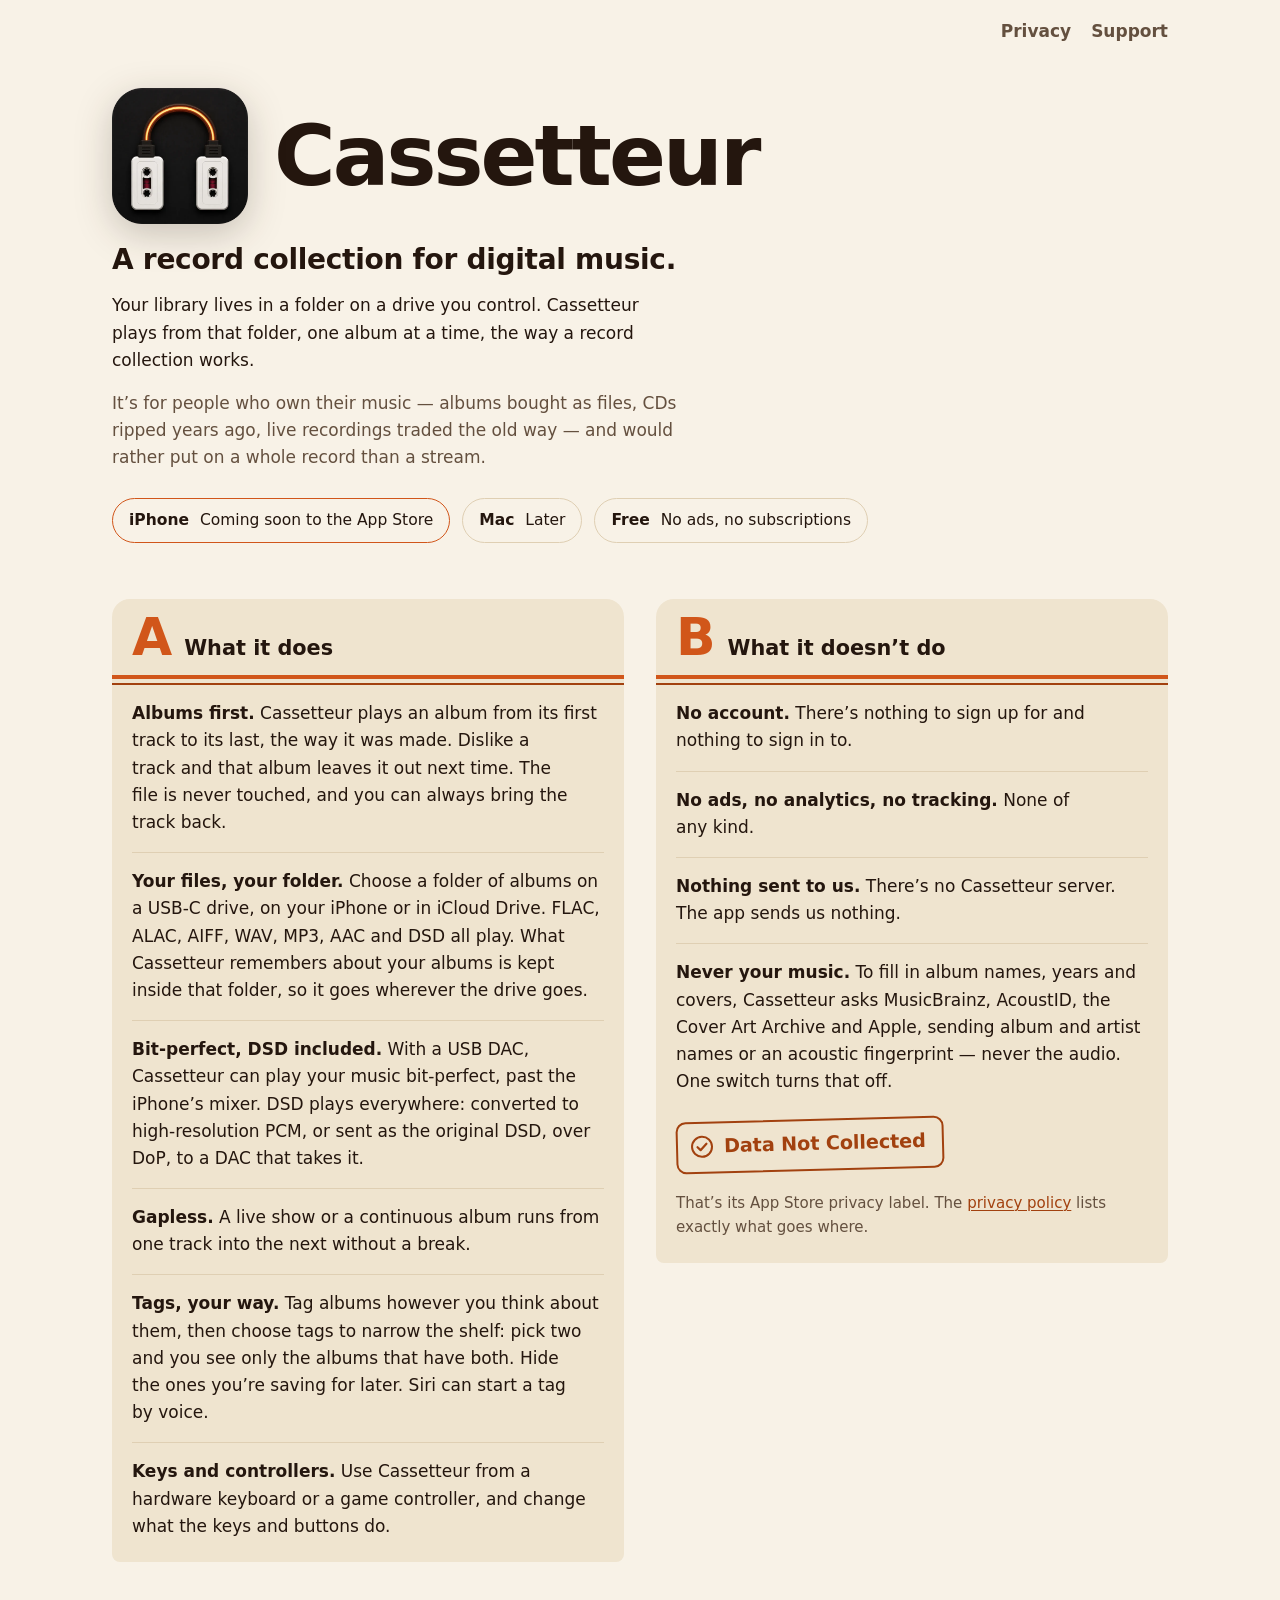
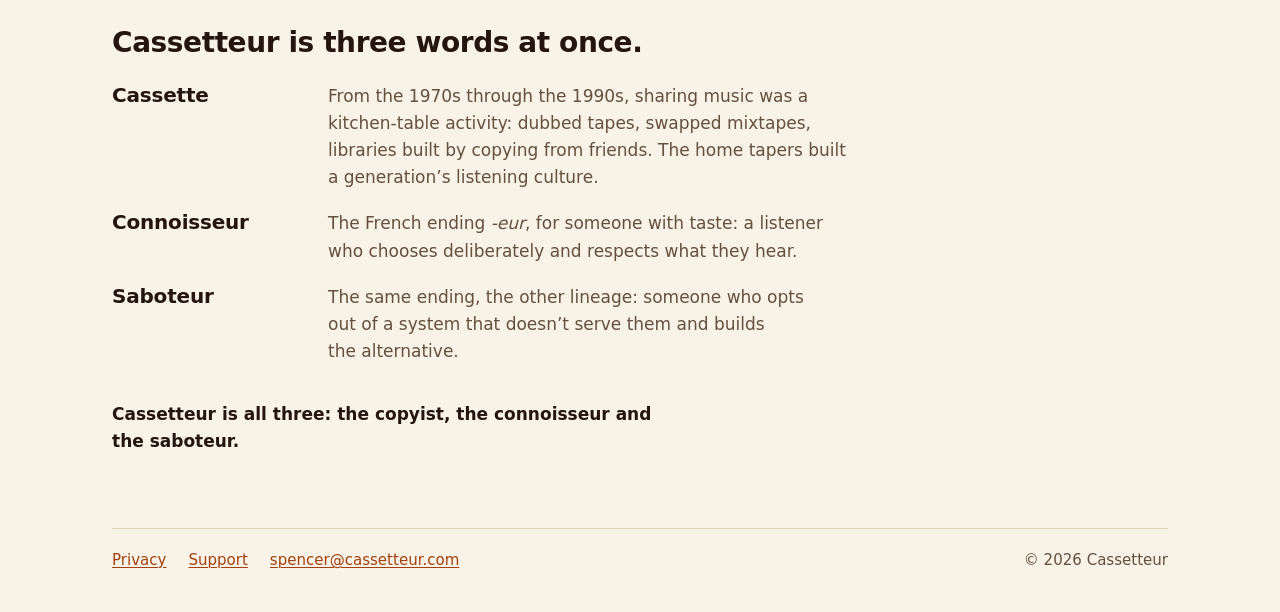
<file: index.html>
<!doctype html>
<html lang="en">
<head>
<meta charset="utf-8">
<meta name="viewport" content="width=device-width, initial-scale=1">
<meta name="color-scheme" content="light dark">
<meta name="theme-color" content="#f8f2e7" media="(prefers-color-scheme: light)">
<meta name="theme-color" content="#170e09" media="(prefers-color-scheme: dark)">
<title>Cassetteur — a record collection for digital music</title>
<meta name="description" content="Cassetteur plays the music files you own, album by album, from a folder on a drive you control. For iPhone, coming soon to the App Store.">
<link rel="canonical" href="https://cassetteur.com/">
<meta property="og:type" content="website">
<meta property="og:site_name" content="Cassetteur">
<meta property="og:title" content="Cassetteur">
<meta property="og:description" content="A record collection for digital music. Plays the files you own, album by album, from a folder on a drive you control.">
<meta property="og:url" content="https://cassetteur.com/">
<meta property="og:image" content="https://cassetteur.com/icon-512.png">
<link rel="icon" href="/favicon.ico" sizes="32x32">
<link rel="icon" href="/favicon.png" type="image/png" sizes="64x64">
<link rel="apple-touch-icon" href="/apple-touch-icon.png">
<link rel="stylesheet" href="/style.css">
</head>
<body>
<a class="skip" href="#main">Skip to content</a>

<header class="site-header">
  <div class="wrap">
    <nav class="site-nav" aria-label="Site">
      <a href="/privacy/">Privacy</a>
      <a href="/support/">Support</a>
    </nav>
  </div>
</header>

<main id="main">
  <section class="hero wrap" aria-labelledby="title">
    <div class="lockup">
      <picture>
        <source srcset="/icon.webp" type="image/webp">
        <img src="/icon-512.png" width="512" height="512" alt="The Cassetteur app icon: two cassettes joined by a glowing band, like headphones">
      </picture>
      <h1 id="title">Cassetteur</h1>
    </div>
    <p class="tagline">A record collection for digital music.</p>
    <p class="intro">Your library lives in a folder on a drive you control. Cassetteur plays from that folder, one album at a time, the way a record collection works.</p>
    <p class="intro">It’s for people who own their music — albums bought as files, CDs ripped years ago, live recordings traded the old way — and would rather put on a whole record than a stream.</p>

    <ul class="platforms" aria-label="Where it runs">
      <li class="soon"><strong>iPhone</strong> Coming soon to the App Store</li>
      <li><strong>Mac</strong> Later</li>
      <li class="free"><strong>Free</strong> No ads, no subscriptions</li>
    </ul>
    <!-- APP STORE BADGE — only once the app is live on the App Store (Apple's marketing guidelines
         allow the badge for an available app only). Use Apple's official badge artwork, self-hosted
         (no request to Apple's servers), linking to the app's App Store page:
    <p class="badge">
      <a href="https://apps.apple.com/app/idXXXXXXXXXX"><img src="/app-store-badge.svg" width="120" height="40" alt="Download on the App Store"></a>
    </p>
    -->
  </section>

  <!-- SCREENSHOTS — real screenshots from the app go here once the App Store set exists. Never mock-ups. -->

  <section class="sides wrap" aria-label="What Cassetteur does and doesn’t do">
    <article class="side" aria-labelledby="side-a">
      <div class="side-head">
        <span class="side-letter" aria-hidden="true">A</span>
        <h2 id="side-a">What it does</h2>
      </div>
      <ul class="tracks">
        <li><strong>Albums first.</strong> Cassetteur plays an album from its first track to its last, the way it was made. Dislike a track and that album leaves it out next time. The file is never touched, and you can always bring the track back.</li>
        <li><strong>Your files, your folder.</strong> Choose a folder of albums on a USB‑C drive, on your iPhone or in iCloud Drive. FLAC, ALAC, AIFF, WAV, MP3, AAC and DSD all play. What Cassetteur remembers about your albums is kept inside that folder, so it goes wherever the drive goes.</li>
        <li><strong>Bit-perfect, DSD included.</strong> With a USB DAC, Cassetteur can play your music bit-perfect, past the iPhone’s mixer. DSD plays everywhere: converted to high-resolution PCM, or sent as the original DSD, over DoP, to a DAC that takes it.</li>
        <li><strong>Gapless.</strong> A live show or a continuous album runs from one track into the next without a break.</li>
        <li><strong>Tags, your way.</strong> Tag albums however you think about them, then choose tags to narrow the shelf: pick two and you see only the albums that have both. Hide the ones you’re saving for later. Siri can start a tag by voice.</li>
        <li><strong>Keys and controllers.</strong> Use Cassetteur from a hardware keyboard or a game controller, and change what the keys and buttons do.</li>
      </ul>
    </article>

    <article class="side" aria-labelledby="side-b">
      <div class="side-head">
        <span class="side-letter" aria-hidden="true">B</span>
        <h2 id="side-b">What it doesn’t do</h2>
      </div>
      <ul class="tracks">
        <li><strong>No account.</strong> There’s nothing to sign up for and nothing to sign in to.</li>
        <li><strong>No ads, no analytics, no tracking.</strong> None of any kind.</li>
        <li><strong>Nothing sent to us.</strong> There’s no Cassetteur server. The app sends us nothing.</li>
        <li><strong>Never your music.</strong> To fill in album names, years and covers, Cassetteur asks MusicBrainz, AcoustID, the Cover Art Archive and Apple, sending album and artist names or an acoustic fingerprint — never the audio. One switch turns that off.</li>
      </ul>
      <p class="stamp">
        <svg viewBox="0 0 24 24" aria-hidden="true" focusable="false"><circle cx="12" cy="12" r="10" fill="none" stroke="currentColor" stroke-width="2"/><path d="M7.5 12.3l3 3 6-6.3" fill="none" stroke="currentColor" stroke-width="2.2" stroke-linecap="round" stroke-linejoin="round"/></svg>
        Data Not Collected
      </p>
      <p class="stamp-note">That’s its App Store privacy label. The <a href="/privacy/">privacy policy</a> lists exactly what goes where.</p>
    </article>
  </section>

  <section class="name wrap" aria-labelledby="the-name">
    <h2 id="the-name">Cassetteur is three words at once.</h2>
    <dl>
      <dt>Cassette</dt>
      <dd>From the 1970s through the 1990s, sharing music was a kitchen-table activity: dubbed tapes, swapped mixtapes, libraries built by copying from friends. The home tapers built a generation’s listening culture.</dd>
      <dt>Connoisseur</dt>
      <dd>The French ending <i>-eur</i>, for someone with taste: a listener who chooses deliberately and respects what they hear.</dd>
      <dt>Saboteur</dt>
      <dd>The same ending, the other lineage: someone who opts out of a system that doesn’t serve them and builds the alternative.</dd>
    </dl>
    <p class="all-three">Cassetteur is all three: the copyist, the connoisseur and the saboteur.</p>
  </section>
</main>

<footer class="site-footer">
  <div class="wrap">
    <a href="/privacy/">Privacy</a>
    <a href="/support/">Support</a>
    <a href="mailto:spencer@cassetteur.com">spencer@cassetteur.com</a>
    <p class="copyright">© 2026 Cassetteur</p>
  </div>
</footer>
</body>
</html>
</file>
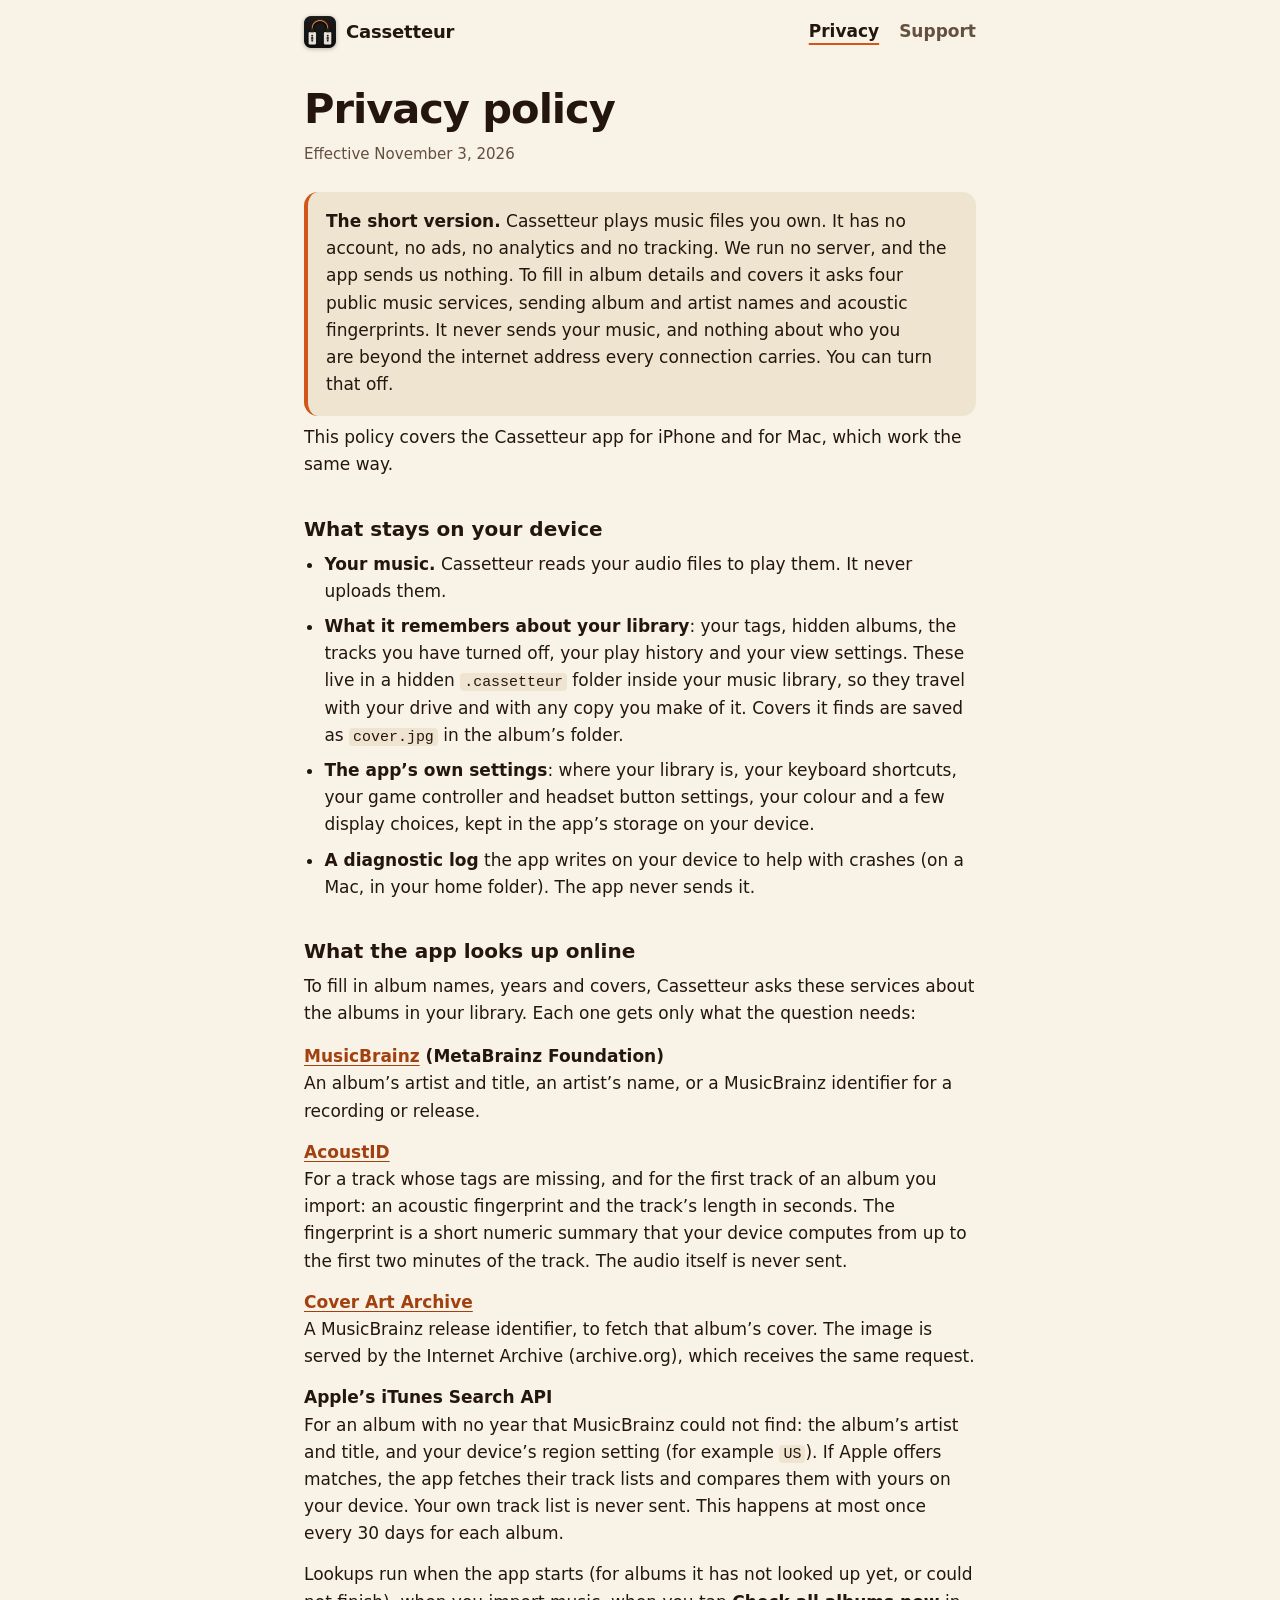
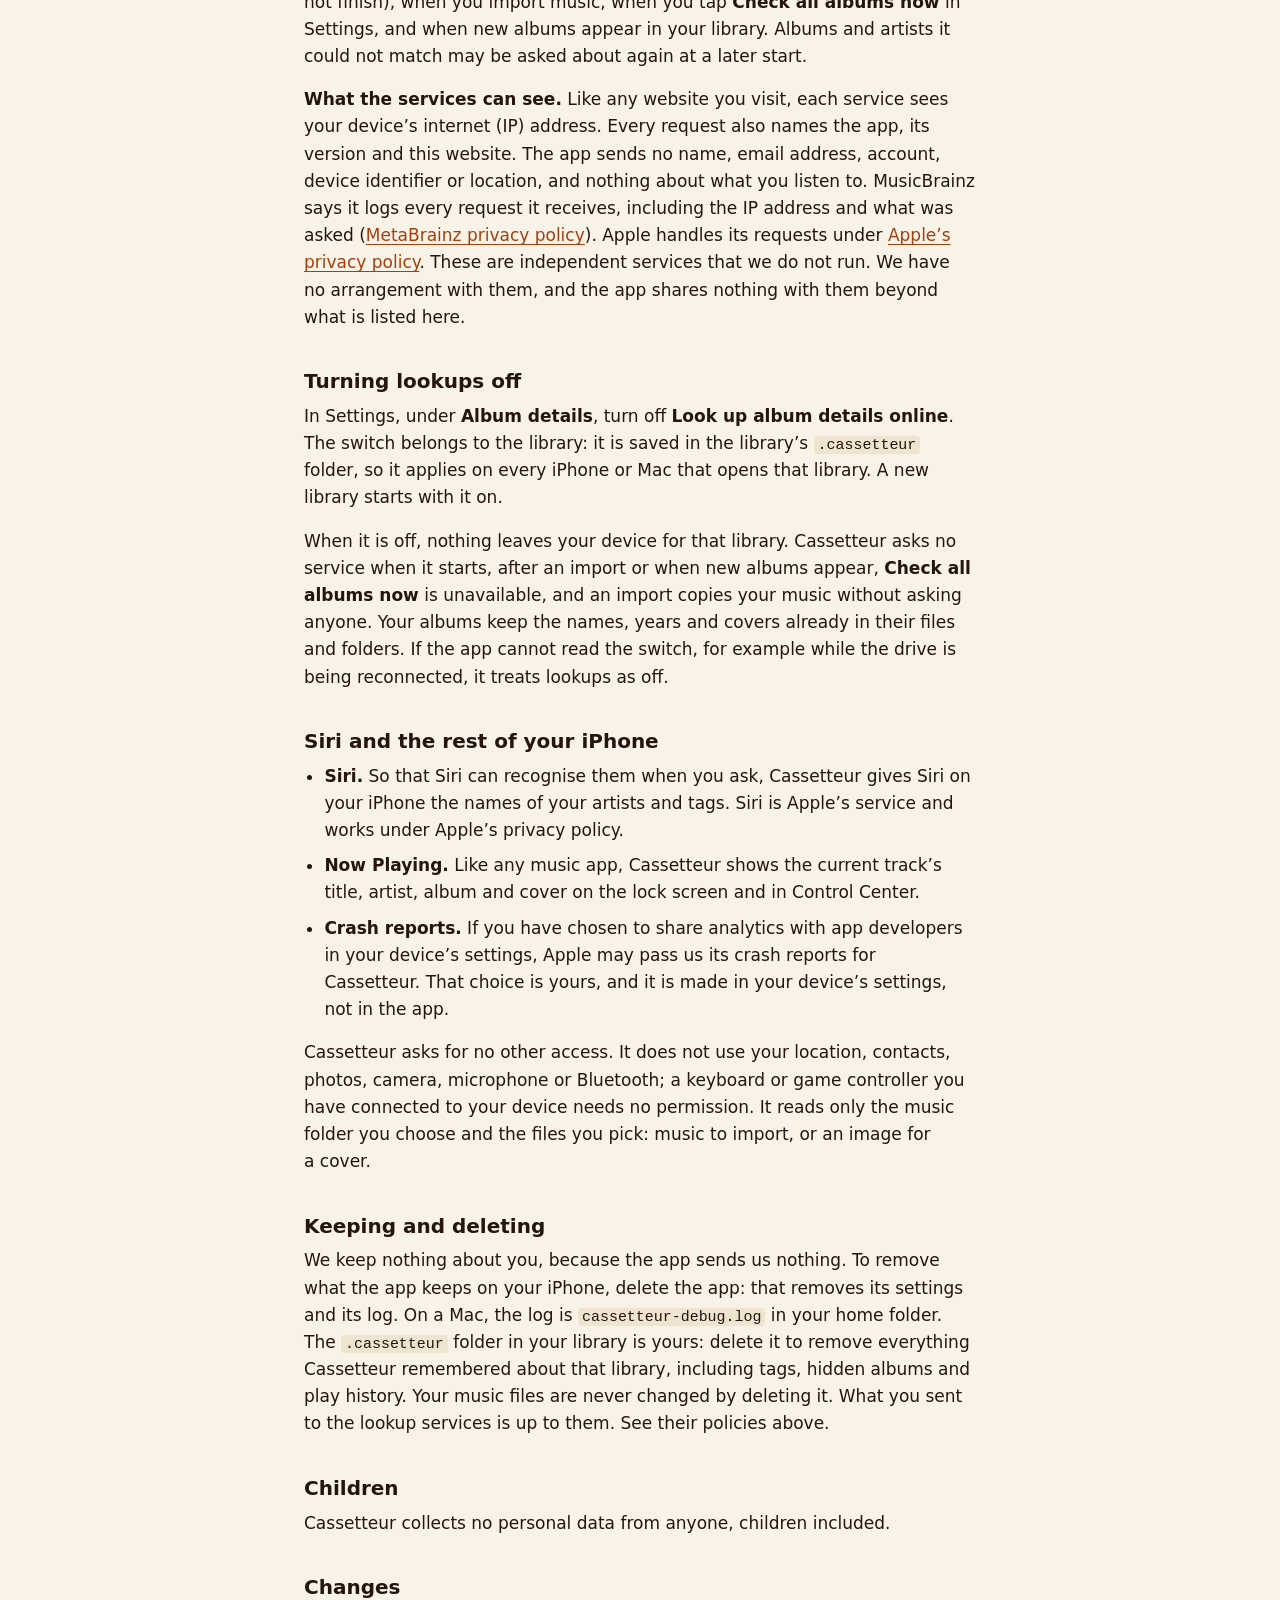
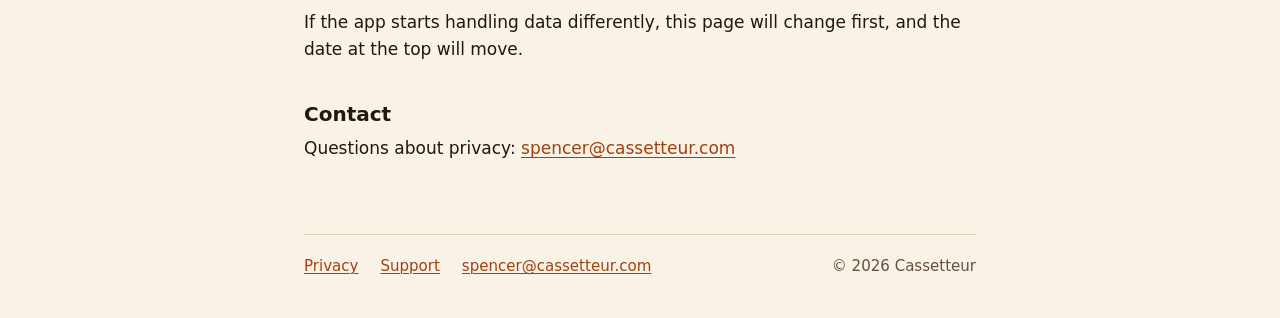
<file: privacy/index.html>
<!doctype html>
<html lang="en">
<head>
<meta charset="utf-8">
<meta name="viewport" content="width=device-width, initial-scale=1">
<meta name="color-scheme" content="light dark">
<meta name="theme-color" content="#f8f2e7" media="(prefers-color-scheme: light)">
<meta name="theme-color" content="#170e09" media="(prefers-color-scheme: dark)">
<title>Privacy policy — Cassetteur</title>
<meta name="description" content="What Cassetteur keeps on your device, the four services it asks for album details, and how to turn those lookups off.">
<link rel="canonical" href="https://cassetteur.com/privacy/">
<link rel="icon" href="/favicon.ico" sizes="32x32">
<link rel="icon" href="/favicon.png" type="image/png" sizes="64x64">
<link rel="apple-touch-icon" href="/apple-touch-icon.png">
<link rel="stylesheet" href="/style.css">
</head>
<body class="doc-page">
<a class="skip" href="#main">Skip to content</a>

<header class="site-header">
  <div class="wrap">
    <a class="brand" href="/"><img src="/icon.webp" width="32" height="32" alt="">Cassetteur</a>
    <nav class="site-nav" aria-label="Site">
      <a href="/privacy/" aria-current="page">Privacy</a>
      <a href="/support/">Support</a>
    </nav>
  </div>
</header>

<main id="main" class="doc">
  <h1>Privacy policy</h1>
  <p class="meta">Effective November 3, 2026</p>

  <div class="panel">
    <p><strong>The short version.</strong> Cassetteur plays music files you own. It has no account, no ads, no analytics and no tracking. We run no server, and the app sends us nothing. To fill in album details and covers it asks four public music services, sending album and artist names and acoustic fingerprints. It never sends your music, and nothing about who you are beyond the internet address every connection carries. You can turn that off.</p>
  </div>

  <p>This policy covers the Cassetteur app for iPhone and for Mac, which work the same way.</p>

  <h2 id="on-device">What stays on your device</h2>
  <ul>
    <li><strong>Your music.</strong> Cassetteur reads your audio files to play them. It never uploads them.</li>
    <li><strong>What it remembers about your library</strong>: your tags, hidden albums, the tracks you have turned off, your play history and your view settings. These live in a hidden <code>.cassetteur</code> folder inside your music library, so they travel with your drive and with any copy you make of it. Covers it finds are saved as <code>cover.jpg</code> in the album’s folder.</li>
    <li><strong>The app’s own settings</strong>: where your library is, your keyboard shortcuts, your game controller and headset button settings, your colour and a few display choices, kept in the app’s storage on your device.</li>
    <li><strong>A diagnostic log</strong> the app writes on your device to help with crashes (on a Mac, in your home folder). The app never sends it.</li>
  </ul>

  <h2 id="lookups">What the app looks up online</h2>
  <p>To fill in album names, years and covers, Cassetteur asks these services about the albums in your library. Each one gets only what the question needs:</p>
  <div class="service">
    <b><a href="https://musicbrainz.org">MusicBrainz</a> (MetaBrainz Foundation)</b>
    An album’s artist and title, an artist’s name, or a MusicBrainz identifier for a recording or release.
  </div>
  <div class="service">
    <b><a href="https://acoustid.org">AcoustID</a></b>
    For a track whose tags are missing, and for the first track of an album you import: an acoustic fingerprint and the track’s length in seconds. The fingerprint is a short numeric summary that your device computes from up to the first two minutes of the track. The audio itself is never sent.
  </div>
  <div class="service">
    <b><a href="https://coverartarchive.org">Cover Art Archive</a></b>
    A MusicBrainz release identifier, to fetch that album’s cover. The image is served by the Internet Archive (archive.org), which receives the same request.
  </div>
  <div class="service">
    <b>Apple’s iTunes Search API</b>
    For an album with no year that MusicBrainz could not find: the album’s artist and title, and your device’s region setting (for example <code>US</code>). If Apple offers matches, the app fetches their track lists and compares them with yours on your device. Your own track list is never sent. This happens at most once every 30 days for each album.
  </div>
  <p>Lookups run when the app starts (for albums it has not looked up yet, or could not finish), when you import music, when you tap <strong>Check all albums now</strong> in Settings, and when new albums appear in your library. Albums and artists it could not match may be asked about again at a later start.</p>
  <p><strong>What the services can see.</strong> Like any website you visit, each service sees your device’s internet (IP) address. Every request also names the app, its version and this website. The app sends no name, email address, account, device identifier or location, and nothing about what you listen to. MusicBrainz says it logs every request it receives, including the IP address and what was asked (<a href="https://metabrainz.org/privacy">MetaBrainz privacy policy</a>). Apple handles its requests under <a href="https://www.apple.com/legal/privacy/">Apple’s privacy policy</a>. These are independent services that we do not run. We have no arrangement with them, and the app shares nothing with them beyond what is listed here.</p>

  <h2 id="turn-off">Turning lookups off</h2>
  <p>In Settings, under <strong>Album details</strong>, turn off <strong>Look up album details online</strong>. The switch belongs to the library: it is saved in the library’s <code>.cassetteur</code> folder, so it applies on every iPhone or Mac that opens that library. A new library starts with it on.</p>
  <p>When it is off, nothing leaves your device for that library. Cassetteur asks no service when it starts, after an import or when new albums appear, <strong>Check all albums now</strong> is unavailable, and an import copies your music without asking anyone. Your albums keep the names, years and covers already in their files and folders. If the app cannot read the switch, for example while the drive is being reconnected, it treats lookups as off.</p>

  <h2 id="system">Siri and the rest of your iPhone</h2>
  <ul>
    <li><strong>Siri.</strong> So that Siri can recognise them when you ask, Cassetteur gives Siri on your iPhone the names of your artists and tags. Siri is Apple’s service and works under Apple’s privacy policy.</li>
    <li><strong>Now Playing.</strong> Like any music app, Cassetteur shows the current track’s title, artist, album and cover on the lock screen and in Control Center.</li>
    <li><strong>Crash reports.</strong> If you have chosen to share analytics with app developers in your device’s settings, Apple may pass us its crash reports for Cassetteur. That choice is yours, and it is made in your device’s settings, not in the app.</li>
  </ul>
  <p>Cassetteur asks for no other access. It does not use your location, contacts, photos, camera, microphone or Bluetooth; a keyboard or game controller you have connected to your device needs no permission. It reads only the music folder you choose and the files you pick: music to import, or an image for a cover.</p>

  <h2 id="deleting">Keeping and deleting</h2>
  <p>We keep nothing about you, because the app sends us nothing. To remove what the app keeps on your iPhone, delete the app: that removes its settings and its log. On a Mac, the log is <code>cassetteur-debug.log</code> in your home folder. The <code>.cassetteur</code> folder in your library is yours: delete it to remove everything Cassetteur remembered about that library, including tags, hidden albums and play history. Your music files are never changed by deleting it. What you sent to the lookup services is up to them. See their policies above.</p>

  <h2 id="children">Children</h2>
  <p>Cassetteur collects no personal data from anyone, children included.</p>

  <h2 id="changes">Changes</h2>
  <p>If the app starts handling data differently, this page will change first, and the date at the top will move.</p>

  <h2 id="contact">Contact</h2>
  <p>Questions about privacy: <a href="mailto:spencer@cassetteur.com">spencer@cassetteur.com</a></p>
</main>

<footer class="site-footer">
  <div class="wrap">
    <a href="/privacy/">Privacy</a>
    <a href="/support/">Support</a>
    <a href="mailto:spencer@cassetteur.com">spencer@cassetteur.com</a>
    <p class="copyright">© 2026 Cassetteur</p>
  </div>
</footer>
</body>
</html>
</file>
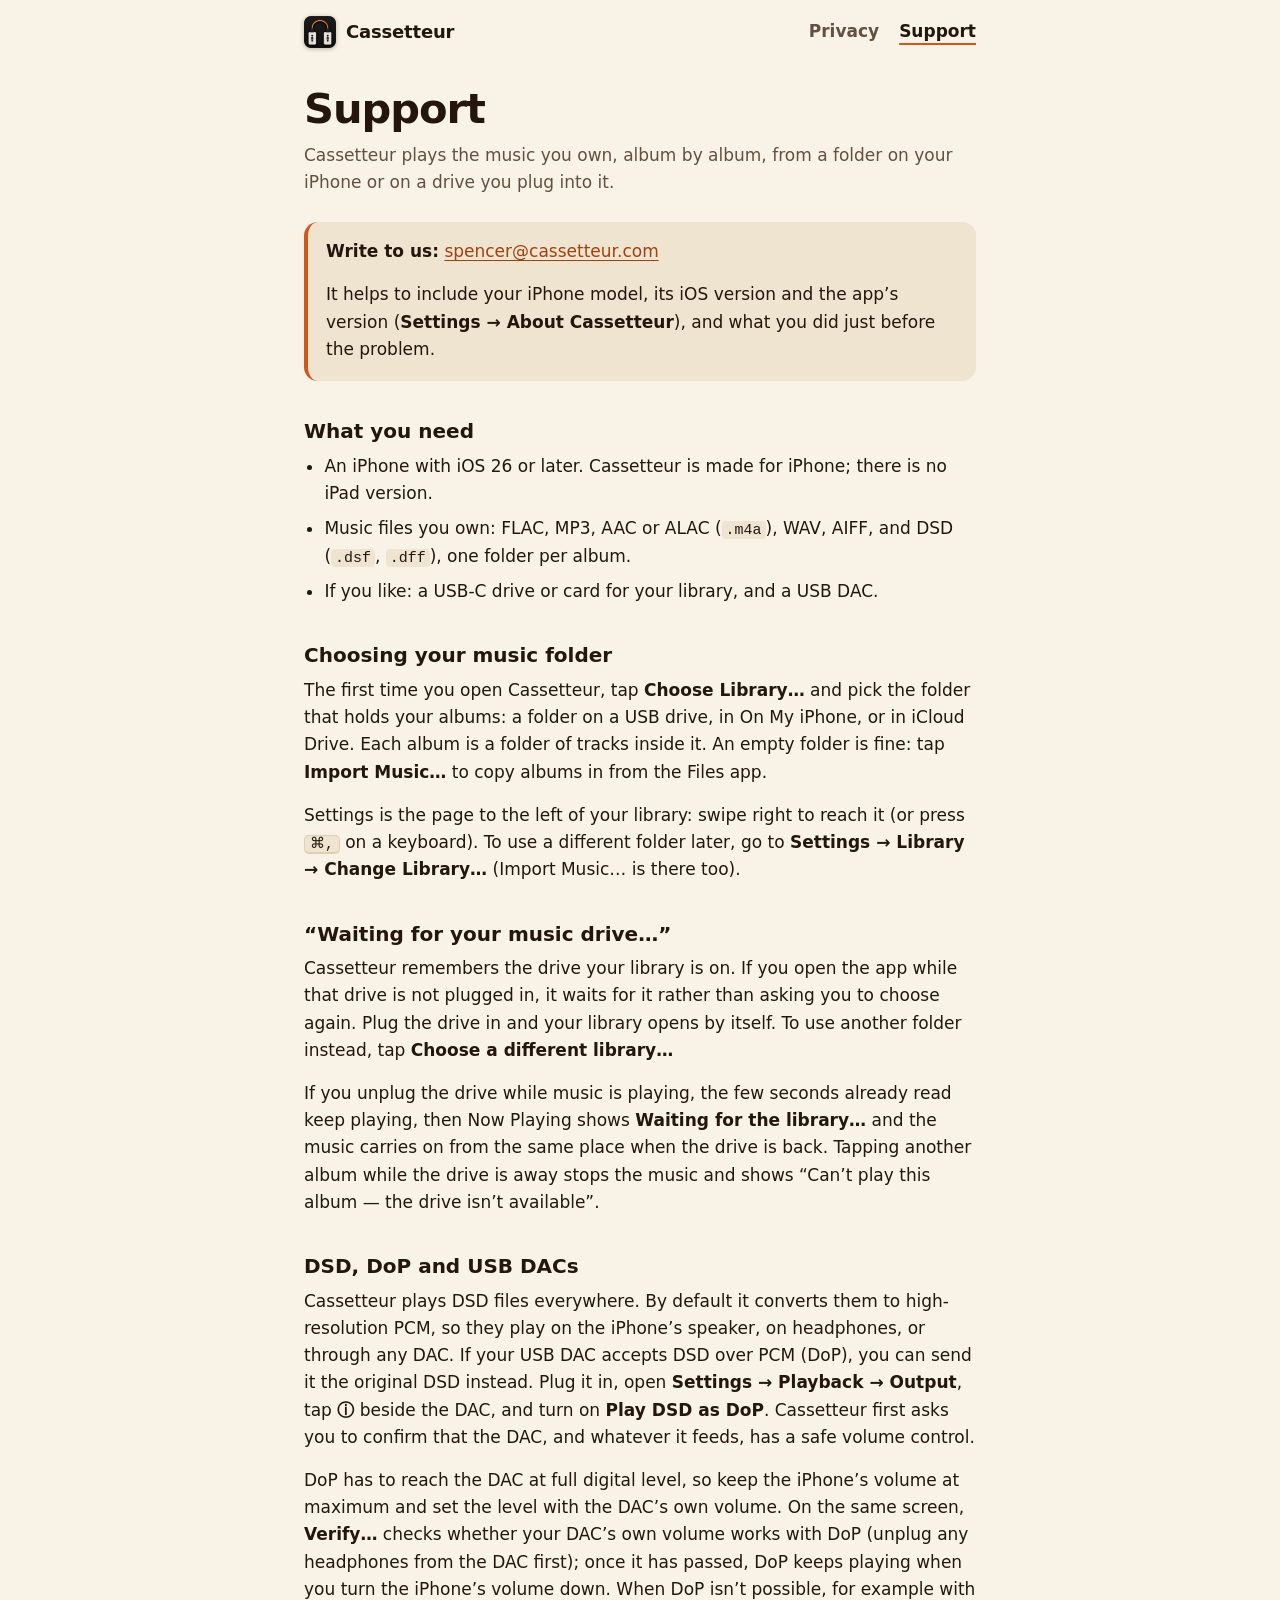
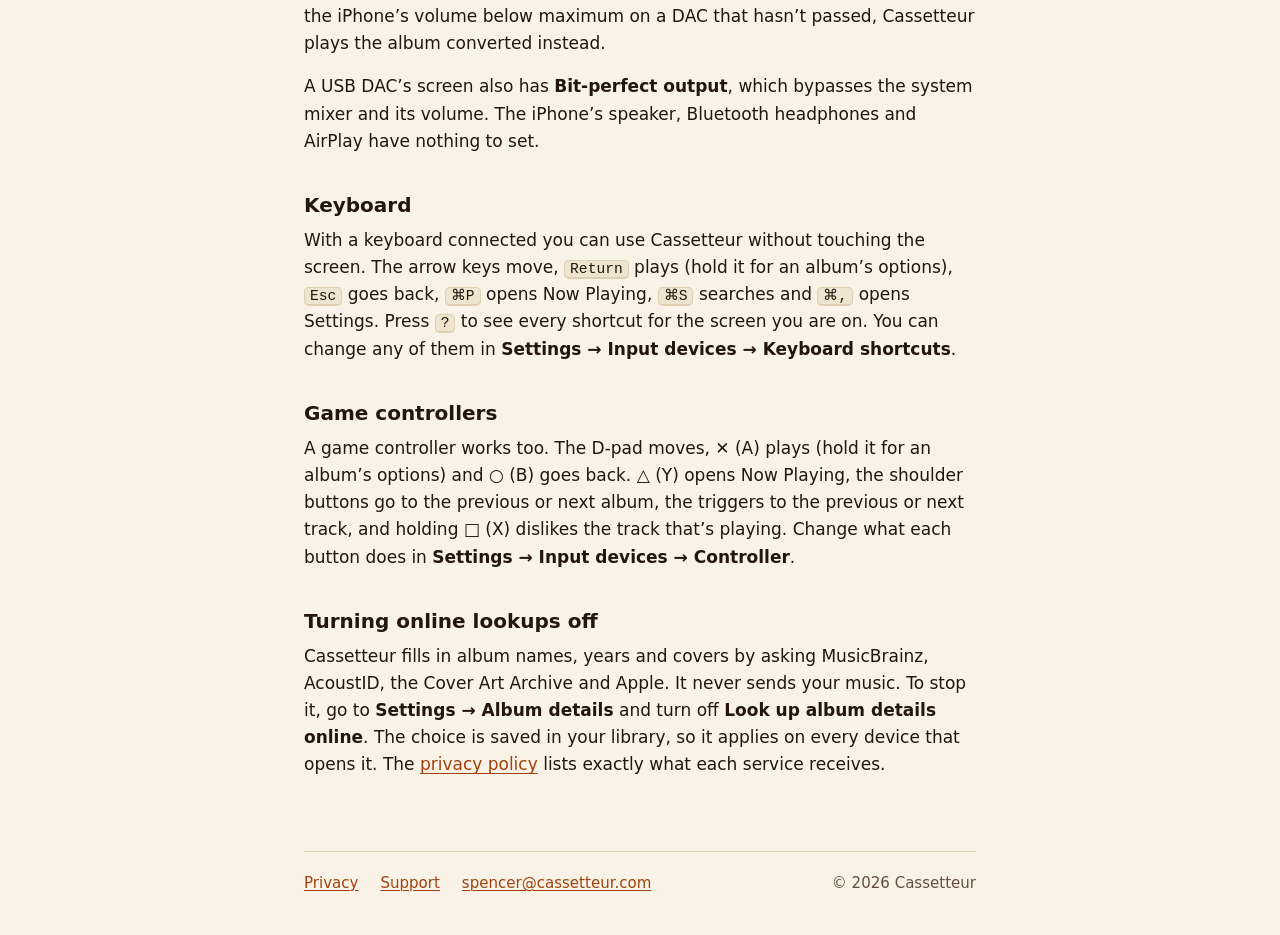
<file: support/index.html>
<!doctype html>
<html lang="en">
<head>
<meta charset="utf-8">
<meta name="viewport" content="width=device-width, initial-scale=1">
<meta name="color-scheme" content="light dark">
<meta name="theme-color" content="#f8f2e7" media="(prefers-color-scheme: light)">
<meta name="theme-color" content="#170e09" media="(prefers-color-scheme: dark)">
<title>Support — Cassetteur</title>
<meta name="description" content="How to reach us, what Cassetteur needs, and answers to the questions people ask first.">
<link rel="canonical" href="https://cassetteur.com/support/">
<link rel="icon" href="/favicon.ico" sizes="32x32">
<link rel="icon" href="/favicon.png" type="image/png" sizes="64x64">
<link rel="apple-touch-icon" href="/apple-touch-icon.png">
<link rel="stylesheet" href="/style.css">
</head>
<body class="doc-page">
<a class="skip" href="#main">Skip to content</a>

<header class="site-header">
  <div class="wrap">
    <a class="brand" href="/"><img src="/icon.webp" width="32" height="32" alt="">Cassetteur</a>
    <nav class="site-nav" aria-label="Site">
      <a href="/privacy/">Privacy</a>
      <a href="/support/" aria-current="page">Support</a>
    </nav>
  </div>
</header>

<main id="main" class="doc">
  <h1>Support</h1>
  <p class="lede">Cassetteur plays the music you own, album by album, from a folder on your iPhone or on a drive you plug into it.</p>

  <div class="panel">
    <p><strong>Write to us:</strong> <a href="mailto:spencer@cassetteur.com">spencer@cassetteur.com</a></p>
    <p>It helps to include your iPhone model, its iOS version and the app’s version (<span class="path">Settings → About Cassetteur</span>), and what you did just before the problem.</p>
  </div>

  <h2 id="needs">What you need</h2>
  <ul>
    <li>An iPhone with iOS 26 or later. Cassetteur is made for iPhone; there is no iPad version.</li>
    <li>Music files you own: FLAC, MP3, AAC or ALAC (<code>.m4a</code>), WAV, AIFF, and DSD (<code>.dsf</code>, <code>.dff</code>), one folder per album.</li>
    <li>If you like: a USB‑C drive or card for your library, and a USB DAC.</li>
  </ul>

  <h2 id="library">Choosing your music folder</h2>
  <p>The first time you open Cassetteur, tap <strong>Choose Library…</strong> and pick the folder that holds your albums: a folder on a USB drive, in On My iPhone, or in iCloud Drive. Each album is a folder of tracks inside it. An empty folder is fine: tap <strong>Import Music…</strong> to copy albums in from the Files app.</p>
  <p>Settings is the page to the left of your library: swipe right to reach it (or press <kbd>⌘,</kbd> on a keyboard). To use a different folder later, go to <span class="path">Settings → Library → Change Library…</span> (Import Music… is there too).</p>

  <h2 id="waiting">“Waiting for your music drive…”</h2>
  <p>Cassetteur remembers the drive your library is on. If you open the app while that drive is not plugged in, it waits for it rather than asking you to choose again. Plug the drive in and your library opens by itself. To use another folder instead, tap <strong>Choose a different library…</strong></p>
  <p>If you unplug the drive while music is playing, the few seconds already read keep playing, then Now Playing shows <strong>Waiting for the library…</strong> and the music carries on from the same place when the drive is back. Tapping another album while the drive is away stops the music and shows “Can’t play this album — the drive isn’t available”.</p>

  <h2 id="dsd">DSD, DoP and USB DACs</h2>
  <p>Cassetteur plays DSD files everywhere. By default it converts them to high-resolution PCM, so they play on the iPhone’s speaker, on headphones, or through any DAC. If your USB DAC accepts DSD over PCM (DoP), you can send it the original DSD instead. Plug it in, open <span class="path">Settings → Playback → Output</span>, tap <strong>ⓘ</strong> beside the DAC, and turn on <strong>Play DSD as DoP</strong>. Cassetteur first asks you to confirm that the DAC, and whatever it feeds, has a safe volume control.</p>
  <p>DoP has to reach the DAC at full digital level, so keep the iPhone’s volume at maximum and set the level with the DAC’s own volume. On the same screen, <strong>Verify…</strong> checks whether your DAC’s own volume works with DoP (unplug any headphones from the DAC first); once it has passed, DoP keeps playing when you turn the iPhone’s volume down. When DoP isn’t possible, for example with the iPhone’s volume below maximum on a DAC that hasn’t passed, Cassetteur plays the album converted instead.</p>
  <p>A USB DAC’s screen also has <strong>Bit-perfect output</strong>, which bypasses the system mixer and its volume. The iPhone’s speaker, Bluetooth headphones and AirPlay have nothing to set.</p>

  <h2 id="keyboard">Keyboard</h2>
  <p>With a keyboard connected you can use Cassetteur without touching the screen. The arrow keys move, <kbd>Return</kbd> plays (hold it for an album’s options), <kbd>Esc</kbd> goes back, <kbd>⌘P</kbd> opens Now Playing, <kbd>⌘S</kbd> searches and <kbd>⌘,</kbd> opens Settings. Press <kbd>?</kbd> to see every shortcut for the screen you are on. You can change any of them in <span class="path">Settings → Input devices → Keyboard shortcuts</span>.</p>

  <h2 id="controllers">Game controllers</h2>
  <p>A game controller works too. The D-pad moves, ✕ (A) plays (hold it for an album’s options) and ○ (B) goes back. △ (Y) opens Now Playing, the shoulder buttons go to the previous or next album, the triggers to the previous or next track, and holding □ (X) dislikes the track that’s playing. Change what each button does in <span class="path">Settings → Input devices → Controller</span>.</p>

  <h2 id="lookups-off">Turning online lookups off</h2>
  <p>Cassetteur fills in album names, years and covers by asking MusicBrainz, AcoustID, the Cover Art Archive and Apple. It never sends your music. To stop it, go to <span class="path">Settings → Album details</span> and turn off <strong>Look up album details online</strong>. The choice is saved in your library, so it applies on every device that opens it. The <a href="/privacy/#lookups">privacy policy</a> lists exactly what each service receives.</p>
</main>

<footer class="site-footer">
  <div class="wrap">
    <a href="/privacy/">Privacy</a>
    <a href="/support/">Support</a>
    <a href="mailto:spencer@cassetteur.com">spencer@cassetteur.com</a>
    <p class="copyright">© 2026 Cassetteur</p>
  </div>
</footer>
</body>
</html>
</file>
<file: style.css>
/* Cassetteur — one stylesheet for the whole site.
   Palette: card stock and ink by day, espresso and amber by night (the app's own colours).
   Type: the system's own face. No fonts, no scripts, no requests beyond this site. */

:root {
  color-scheme: light dark;

  --bg: #f8f2e7;        /* paper */
  --surface: #efe4cf;   /* card stock: the tape labels, the panels */
  --text: #24160e;      /* espresso ink */
  --muted: #64503f;
  --accent: #a2410f;    /* links: rust, AA on paper and on card stock */
  --rule: #dfcfb3;
  --mark: #d1561a;      /* ember: large type and marks only (3:1, not body text) */
  --stripe: #a2410f;
  --icon-shadow: drop-shadow(0 10px 18px rgba(36, 22, 14, 0.22));
  --icon-shadow-small: drop-shadow(0 1px 2px rgba(36, 22, 14, 0.3));

  --font: -apple-system, BlinkMacSystemFont, "Segoe UI", system-ui, sans-serif;
  --mono: ui-monospace, "SF Mono", Menlo, monospace;

  --gutter: 16px;
  --measure: 38rem;     /* a line of reading text: about 70 characters */
  --doc: 42rem;         /* the privacy and support pages */
  --wide: 66rem;        /* the home page's two tape labels side by side */
}

@media (prefers-color-scheme: dark) {
  :root {
    --bg: #170e09;
    --surface: #22150e;
    --text: #efe4cf;
    --muted: #b9a894;
    --accent: #ffcf7a;  /* filament */
    --rule: #3a2a1f;
    --mark: #ff9d2e;    /* amber */
    --stripe: #d1561a;
    --icon-shadow: drop-shadow(0 6px 22px rgba(255, 157, 46, 0.16));
    --icon-shadow-small: drop-shadow(0 0 1px rgba(239, 228, 207, 0.35));
  }
}

@media (min-width: 600px) { :root { --gutter: 28px; } }
@media (min-width: 1000px) { :root { --gutter: 40px; } }

*, *::before, *::after { box-sizing: border-box; }

html {
  -webkit-text-size-adjust: 100%;
  text-size-adjust: 100%;
}

body {
  margin: 0;
  background: var(--bg);
  color: var(--text);
  font: 1.0625rem/1.6 var(--font);
  overflow-wrap: break-word;
}

img { display: block; max-width: 100%; height: auto; }

a { color: var(--accent); text-underline-offset: 0.16em; text-decoration-thickness: 1px; }
a:hover { text-decoration-thickness: 2px; }

:focus-visible {
  outline: 3px solid var(--accent);
  outline-offset: 3px;
  border-radius: 3px;
}

p, ul, ol, dl { margin: 0 0 1rem; }
ul, ol { padding-left: 1.2em; }
li { margin-bottom: 0.5rem; }
strong, b { font-weight: 650; }

h1, h2, h3 { line-height: 1.2; text-wrap: balance; }
p, li, dd { text-wrap: pretty; }

code {
  font: 0.88em var(--mono);
  background: var(--surface);
  border-radius: 4px;
  padding: 1px 4px;
  overflow-wrap: anywhere;
}

kbd {
  font: 0.86em var(--mono);
  background: var(--surface);
  border: 1px solid var(--rule);
  border-bottom-width: 2px;
  border-radius: 5px;
  padding: 0 5px;
  white-space: nowrap;
}

.skip {
  position: absolute;
  left: var(--gutter);
  top: -100px;
  background: var(--text);
  color: var(--bg);
  padding: 8px 12px;
  border-radius: 6px;
  z-index: 1;
}
.skip:focus { top: 12px; }

.wrap {
  width: 100%;
  max-width: calc(var(--wide) + 2 * var(--gutter));
  margin-inline: auto;
  padding-inline: var(--gutter);
}

/* ---------- Header and footer, shared by every page ---------- */

.site-header .wrap {
  display: flex;
  align-items: center;
  justify-content: space-between;
  gap: 16px;
  min-height: 64px;
}

.brand {
  display: inline-flex;
  align-items: center;
  gap: 10px;
  color: var(--text);
  text-decoration: none;
  font-weight: 750;
  font-size: 1.125rem;
  letter-spacing: -0.01em;
}
.brand img { width: 32px; height: 32px; filter: var(--icon-shadow-small); }

.site-nav { display: flex; gap: 20px; margin-left: auto; }
.site-nav a { color: var(--muted); text-decoration: none; font-weight: 550; padding: 6px 0; }
.site-nav a:hover { color: var(--text); }
.site-nav a[aria-current="page"] {
  color: var(--text);
  text-decoration: underline;
  text-decoration-color: var(--mark);
  text-decoration-thickness: 2px;
  text-underline-offset: 0.35em;
}

.site-footer { margin-top: 72px; }
.site-footer .wrap {
  display: flex;
  flex-wrap: wrap;
  align-items: baseline;
  gap: 8px 22px;
  padding-top: 20px;
  padding-bottom: 40px;
  /* the rule spans the content, not the gutters */
  background: linear-gradient(var(--rule), var(--rule)) center top / calc(100% - 2 * var(--gutter)) 1px no-repeat;
  color: var(--muted);
  font-size: 0.94rem;
}
.site-footer .copyright { margin: 0 0 0 auto; }

/* ---------- The home page ---------- */

.hero { padding-top: 24px; }

.lockup {
  display: flex;
  align-items: center;
  gap: clamp(14px, 3.5vw, 26px);
  margin-bottom: 18px;
}
.lockup img {
  width: clamp(76px, 21vw, 136px);
  height: auto;
  flex: none;
  filter: var(--icon-shadow);
}
.lockup h1 {
  margin: 0;
  font-size: clamp(2.6rem, 12.4vw, 5.25rem);
  font-weight: 800;
  letter-spacing: -0.035em;
  line-height: 1;
}

.tagline {
  max-width: var(--measure);
  margin: 0 0 14px;
  font-size: clamp(1.3rem, 4.6vw, 1.75rem);
  line-height: 1.3;
  font-weight: 600;
  letter-spacing: -0.01em;
}

.intro { max-width: var(--measure); color: var(--text); }
.intro + .intro { color: var(--muted); }

.platforms {
  list-style: none;
  padding: 0;
  margin: 26px 0 0;
  display: flex;
  flex-wrap: wrap;
  gap: 10px 12px;
}
.platforms li {
  margin: 0;
  padding: 9px 16px 10px;
  border: 1px solid var(--rule);
  border-radius: 999px;
  font-size: 0.97rem;
}
.platforms strong { margin-right: 6px; }
.platforms .soon { border-color: var(--mark); }

/* The two sides of the tape: what it does, what it won't do. */

.sides {
  margin-top: 56px;
  display: grid;
  gap: 28px;
  align-items: start;
}
@media (min-width: 860px) {
  .sides { grid-template-columns: 1fr 1fr; gap: 32px; }
}

.side {
  background: var(--surface);
  border-radius: 18px 18px 8px 8px;
  padding-bottom: 6px;
}

.side-head {
  position: relative;
  display: flex;
  align-items: baseline;
  gap: 14px;
  padding: 18px 20px 14px;
  border-bottom: 4px solid var(--mark);
  margin-bottom: 6px;
}
/* the label's second, thinner stripe */
.side-head::after {
  content: "";
  position: absolute;
  left: 0;
  right: 0;
  bottom: -10px;
  height: 2px;
  background: var(--stripe);
}

.side-letter {
  font-size: 3.25rem;
  font-weight: 800;
  line-height: 0.8;
  letter-spacing: -0.04em;
  color: var(--mark);
}

.side-head h2 {
  margin: 0;
  font-size: 1.3rem;
  font-weight: 700;
}

.tracks { list-style: none; margin: 0; padding: 0 20px; }
.tracks li {
  margin: 0;
  padding: 15px 0 16px;
  border-bottom: 1px solid var(--rule);
}
.tracks li:last-child { border-bottom: 0; }
.tracks strong { font-weight: 700; }

.stamp {
  display: inline-flex;
  align-items: center;
  gap: 10px;
  margin: 8px 20px 20px;
  padding: 8px 16px 9px 12px;
  border: 2px solid var(--accent);
  border-radius: 10px;
  color: var(--accent);
  font-size: 1.2rem;
  font-weight: 750;
  letter-spacing: -0.005em;
  transform: rotate(-1.5deg);
}
.stamp svg { width: 24px; height: 24px; flex: none; }
.stamp-note {
  margin: 0 20px 18px;
  color: var(--muted);
  font-size: 0.94rem;
}

/* The name */

.name { margin-top: 64px; }
.name h2 { font-size: clamp(1.4rem, 4.6vw, 1.75rem); letter-spacing: -0.015em; margin: 0 0 22px; }
.name dl { max-width: 46rem; margin-bottom: 18px; }
.name dt {
  font-size: 1.25rem;
  font-weight: 750;
  letter-spacing: -0.01em;
  line-height: 1.3;
}
.name dd { margin: 4px 0 20px; color: var(--muted); max-width: var(--measure); }
.name .all-three { max-width: var(--measure); font-weight: 600; }
@media (min-width: 760px) {
  .name dl {
    display: grid;
    grid-template-columns: 12rem 1fr;
    column-gap: 24px;
    align-items: baseline;
  }
  .name dd { margin: 0 0 18px; }
}

/* ---------- The privacy and support pages ---------- */

/* header and footer line up with the reading column */
.doc-page .wrap { max-width: calc(var(--doc) + 2 * var(--gutter)); }

.doc {
  width: 100%;
  max-width: calc(var(--doc) + 2 * var(--gutter));
  margin-inline: auto;
  padding-inline: var(--gutter);
  padding-top: 12px;
}

.doc h1 {
  font-size: clamp(2rem, 7vw, 2.6rem);
  font-weight: 800;
  letter-spacing: -0.025em;
  margin: 8px 0 8px;
}
.doc .lede { color: var(--muted); margin-bottom: 0; }
.doc .meta { color: var(--muted); font-size: 0.94rem; margin: 0; }

.doc h2 {
  font-size: 1.25rem;
  margin: 2.4rem 0 0.6rem;
  scroll-margin-top: 16px;
}

.panel {
  background: var(--surface);
  border-radius: 14px;
  border-left: 4px solid var(--mark);
  padding: 16px 18px 2px;
  margin: 26px 0 8px;
}

.service { margin-bottom: 14px; }
.service b { display: block; }
.path { font-weight: 600; }
.note { color: var(--muted); font-size: 0.95rem; }

/* ---------- 404 ---------- */

.lost { padding-top: 40px; }
.lost h1 {
  font-size: clamp(2.2rem, 9vw, 3.4rem);
  font-weight: 800;
  letter-spacing: -0.03em;
  margin: 0 0 12px;
}
.lost p { max-width: var(--measure); }

@media (prefers-reduced-motion: reduce) {
  * { scroll-behavior: auto !important; }
}

@media print {
  .site-header, .skip { display: none; }
  body { background: #fff; color: #000; }
}
</file>
